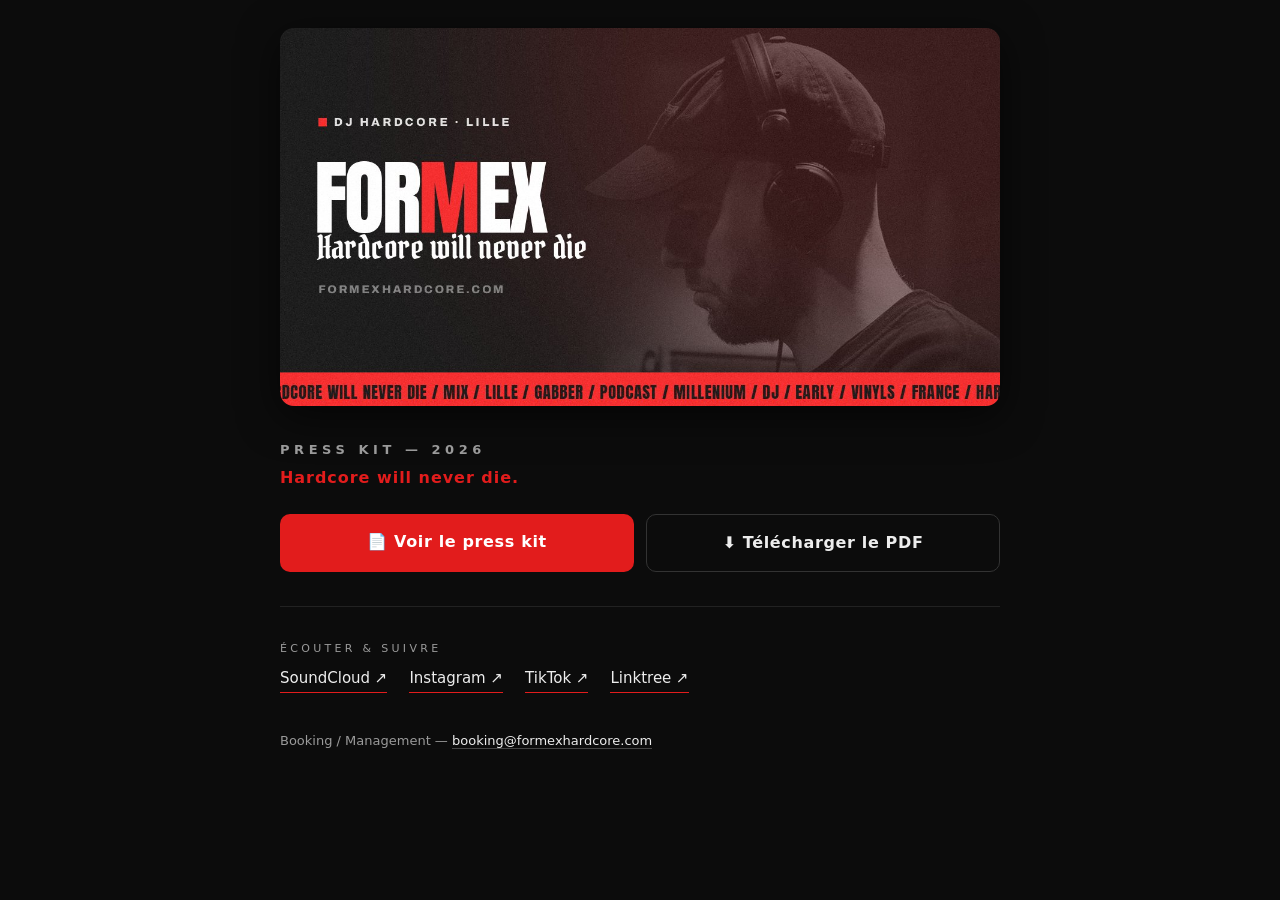
<file: landing-simple.html>
<!DOCTYPE html>
<html lang="fr">
<head>
<meta charset="utf-8">
<meta name="robots" content="noindex, nofollow">
<meta name="viewport" content="width=device-width, initial-scale=1">
<title>FORMEX — Press Kit</title>
<meta name="description" content="FORMEX — DJ Hardcore basé à Lille. Press kit : bios, photos, vidéos, technical rider et contact.">

<!-- ===== APERÇU SOCIAL (Open Graph / Twitter) =====
     IMPORTANT : remplace https://formexhardcore.com par TON URL finale
     (2 endroits : og:url et og:image, + twitter:image) si ton site Netlify a un autre nom. -->
<meta property="og:type" content="website">
<meta property="og:site_name" content="FORMEX">
<meta property="og:title" content="FORMEX — DJ Hardcore · Press Kit">
<meta property="og:description" content="Bios, photos, vidéos, technical rider et contact. Hardcore will never die.">
<meta property="og:url" content="https://formexhardcore.com/">
<meta property="og:image" content="https://formexhardcore.com/og.jpg">
<meta property="og:image:width" content="1200">
<meta property="og:image:height" content="630">
<meta name="twitter:card" content="summary_large_image">
<meta name="twitter:title" content="FORMEX — DJ Hardcore · Press Kit">
<meta name="twitter:description" content="Bios, photos, vidéos, technical rider et contact. Hardcore will never die.">
<meta name="twitter:image" content="https://formexhardcore.com/og.jpg">

<style>
  :root { --bg:#0c0c0c; --fg:#ededed; --muted:#9a9a9a; --red:#e21c1c; }
  * { box-sizing:border-box; }
  body { margin:0; background:var(--bg); color:var(--fg);
         font-family:'Segoe UI',system-ui,-apple-system,Roboto,Helvetica,Arial,sans-serif;
         -webkit-font-smoothing:antialiased; line-height:1.5; }
  .wrap { max-width:760px; margin:0 auto; padding:28px 20px 60px; }
  .hero { width:100%; border-radius:14px; display:block; box-shadow:0 10px 40px rgba(0,0,0,.6); }
  h1 { font-size:13px; letter-spacing:.35em; color:var(--muted); font-weight:600;
       text-transform:uppercase; margin:34px 0 6px; }
  .tag { color:var(--red); font-weight:700; letter-spacing:.06em; margin:0 0 24px; }
  .btns { display:flex; flex-wrap:wrap; gap:12px; margin:24px 0 8px; }
  .btn { flex:1 1 220px; text-align:center; text-decoration:none; padding:16px 20px;
         border-radius:10px; font-weight:700; letter-spacing:.04em; font-size:16px; }
  .btn-primary { background:var(--red); color:#fff; }
  .btn-ghost { border:1px solid #333; color:var(--fg); }
  .btn:hover { opacity:.88; }
  .sep { height:1px; background:#222; margin:34px 0; }
  .lbl { font-size:11px; letter-spacing:.3em; color:var(--muted); text-transform:uppercase; margin-bottom:10px; }
  .links { display:flex; flex-wrap:wrap; gap:10px 22px; }
  .links a { color:var(--fg); text-decoration:none; border-bottom:1px solid var(--red); padding-bottom:2px; font-size:15px; }
  .links a:hover { color:var(--red); }
  .foot { margin-top:38px; color:var(--muted); font-size:13px; }
  .foot a { color:var(--fg); text-decoration:none; border-bottom:1px solid #444; }
</style>
</head>
<body>
  <div class="wrap">
    <img class="hero" src="og.jpg" alt="FORMEX — DJ Hardcore">

    <h1>Press Kit — 2026</h1>
    <p class="tag">Hardcore will never die.</p>

    <div class="btns">
      <a class="btn btn-primary" href="FORMEX_Presskit_2026.pdf" target="_blank" rel="noopener">📄 Voir le press kit</a>
      <a class="btn btn-ghost" href="FORMEX_Presskit_2026.pdf" download>⬇ Télécharger le PDF</a>
    </div>

    <div class="sep"></div>

    <div class="lbl">Écouter & suivre</div>
    <div class="links">
      <a href="https://soundcloud.com/formex" target="_blank" rel="noopener">SoundCloud ↗</a>
      <a href="https://www.instagram.com/formex____/" target="_blank" rel="noopener">Instagram ↗</a>
      <a href="https://www.tiktok.com/@formex____" target="_blank" rel="noopener">TikTok ↗</a>
      <a href="https://linktr.ee/formex____" target="_blank" rel="noopener">Linktree ↗</a>
    </div>

    <div class="foot">
      Booking / Management — <a href="mailto:booking@formexhardcore.com">booking@formexhardcore.com</a>
    </div>
  </div>
</body>
</html>
</file>
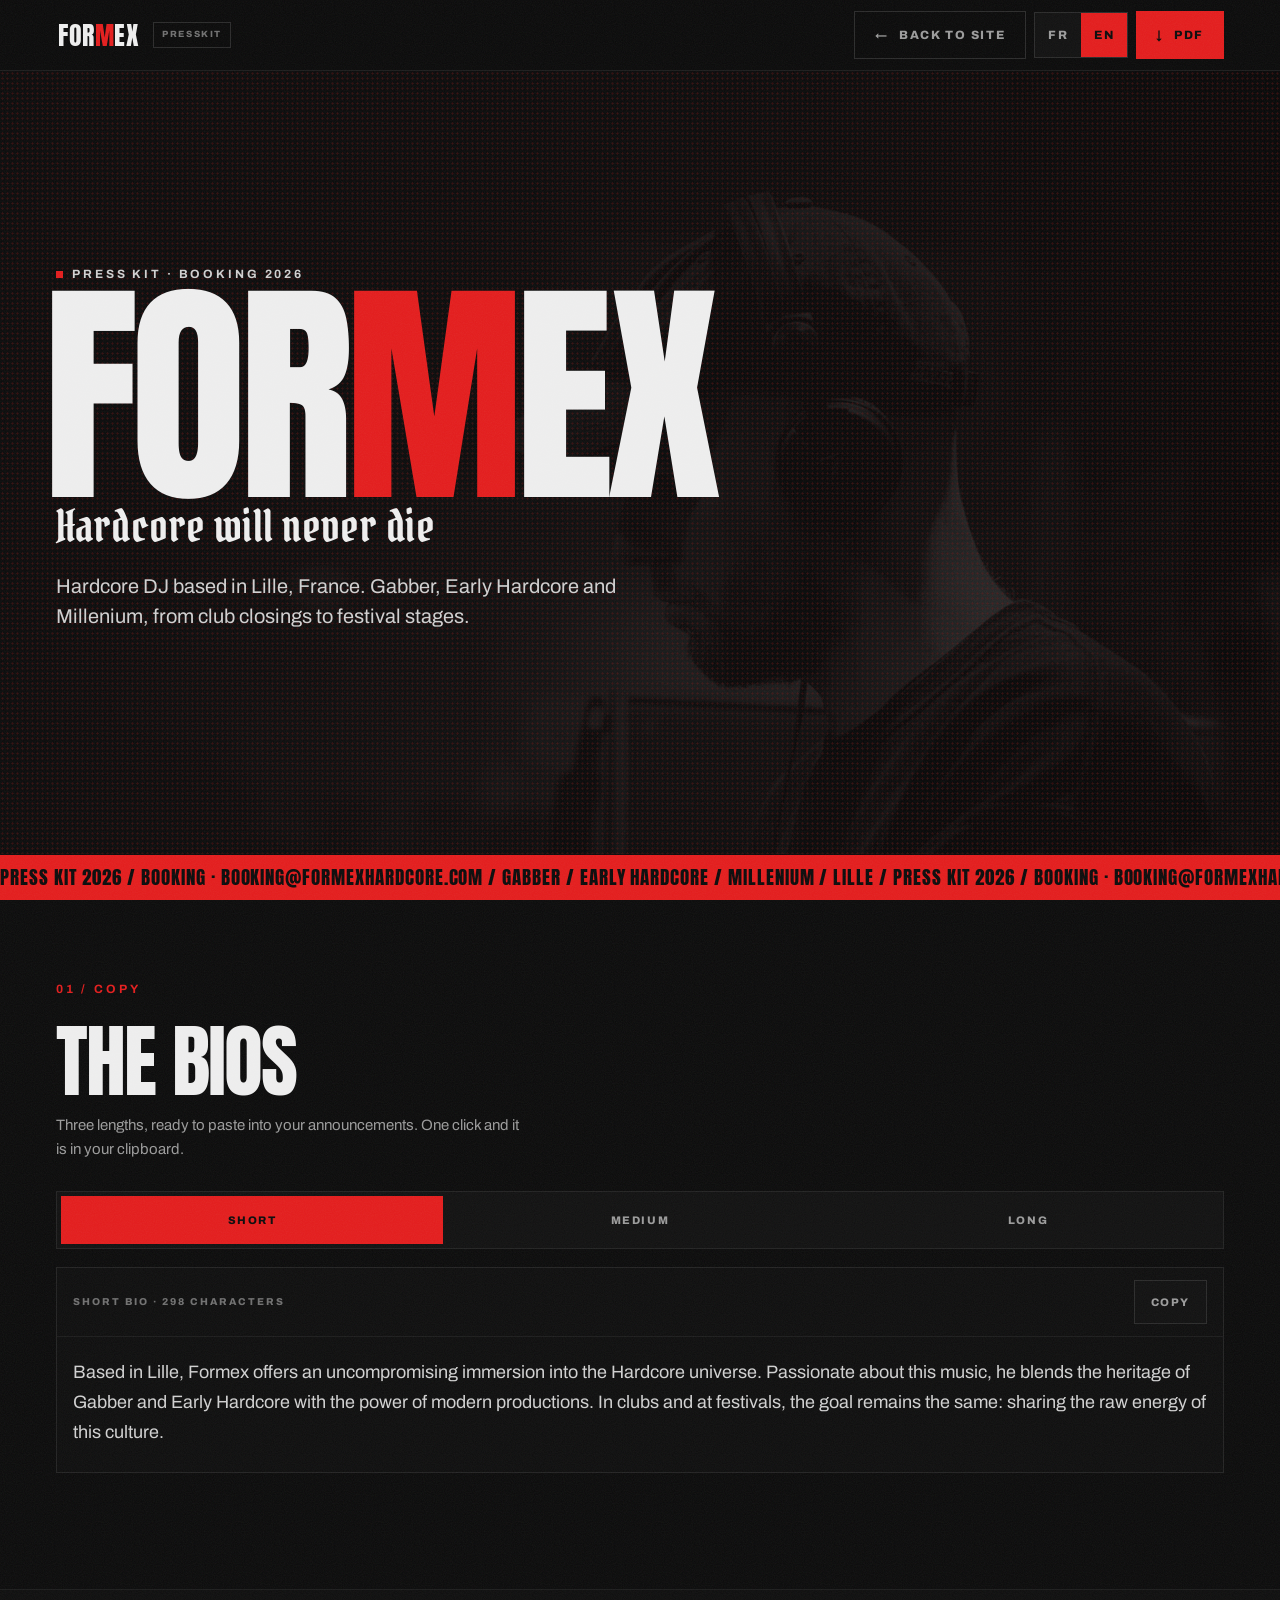
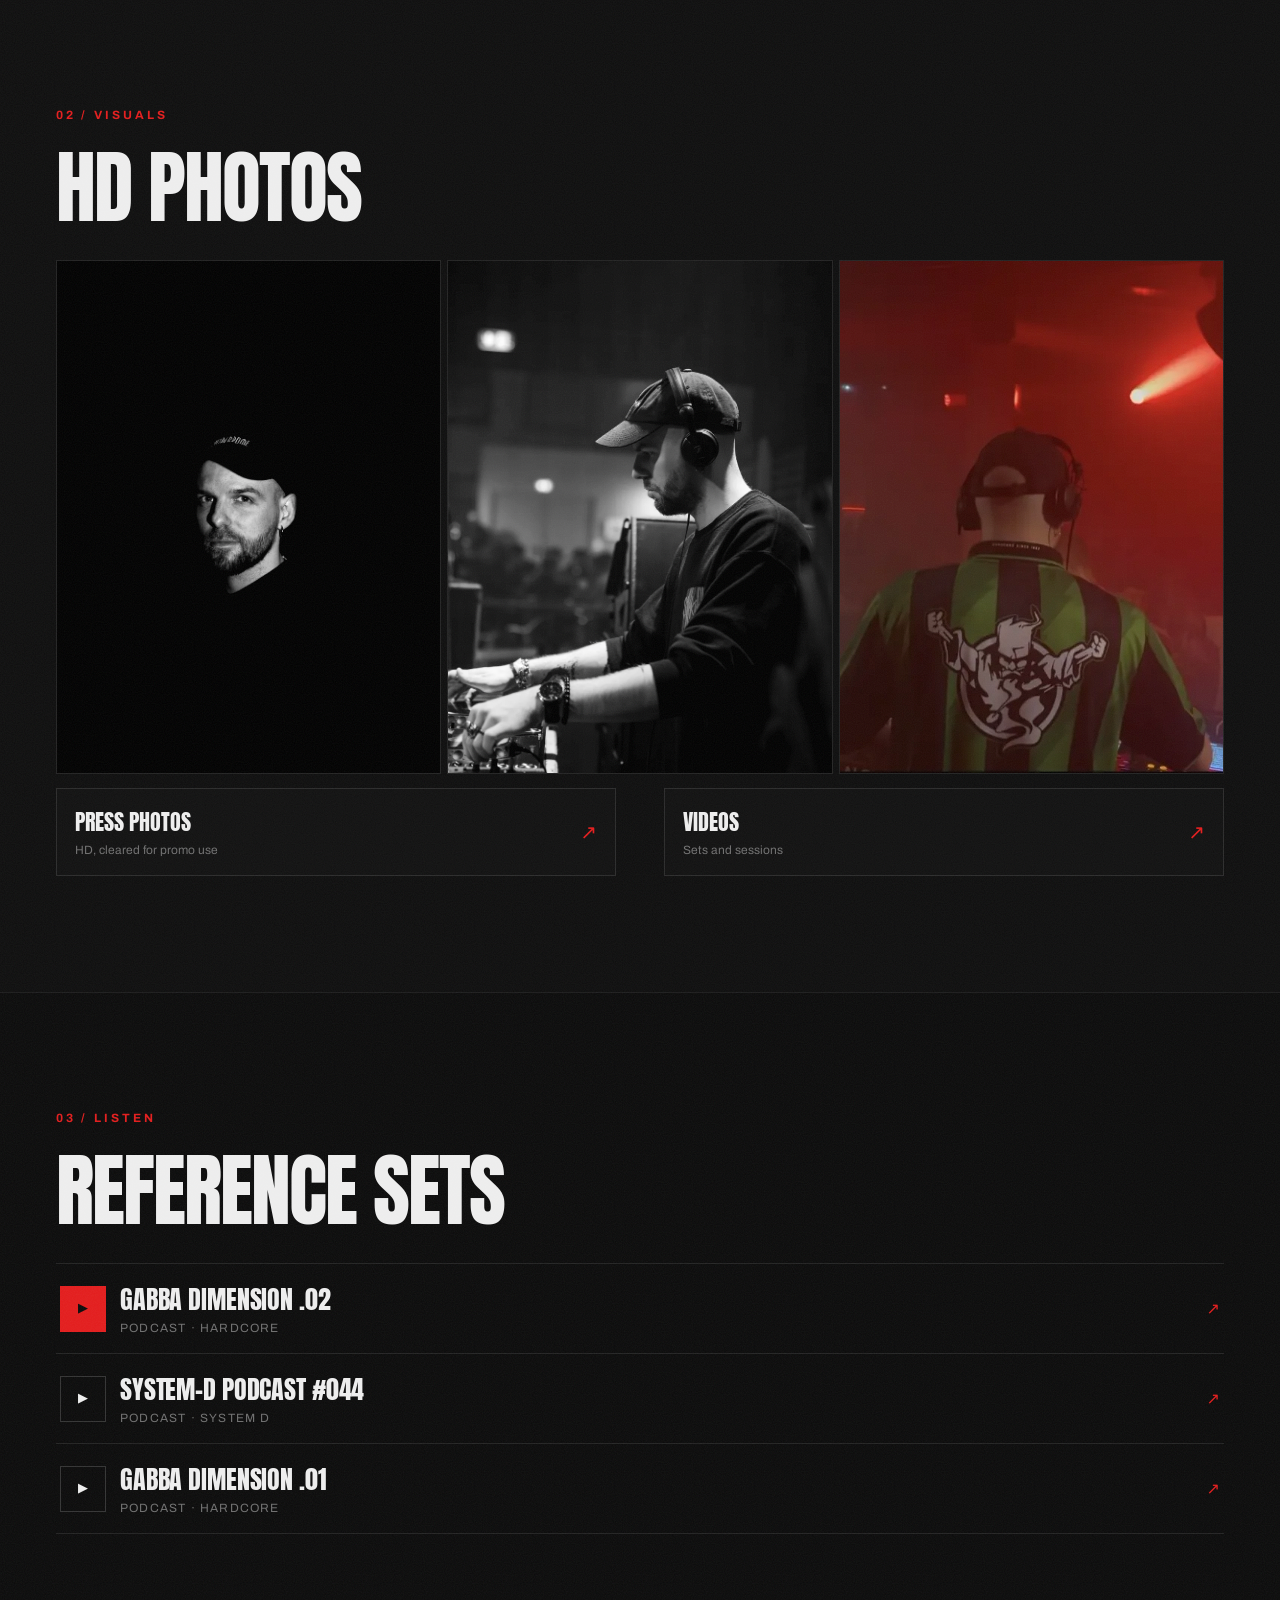
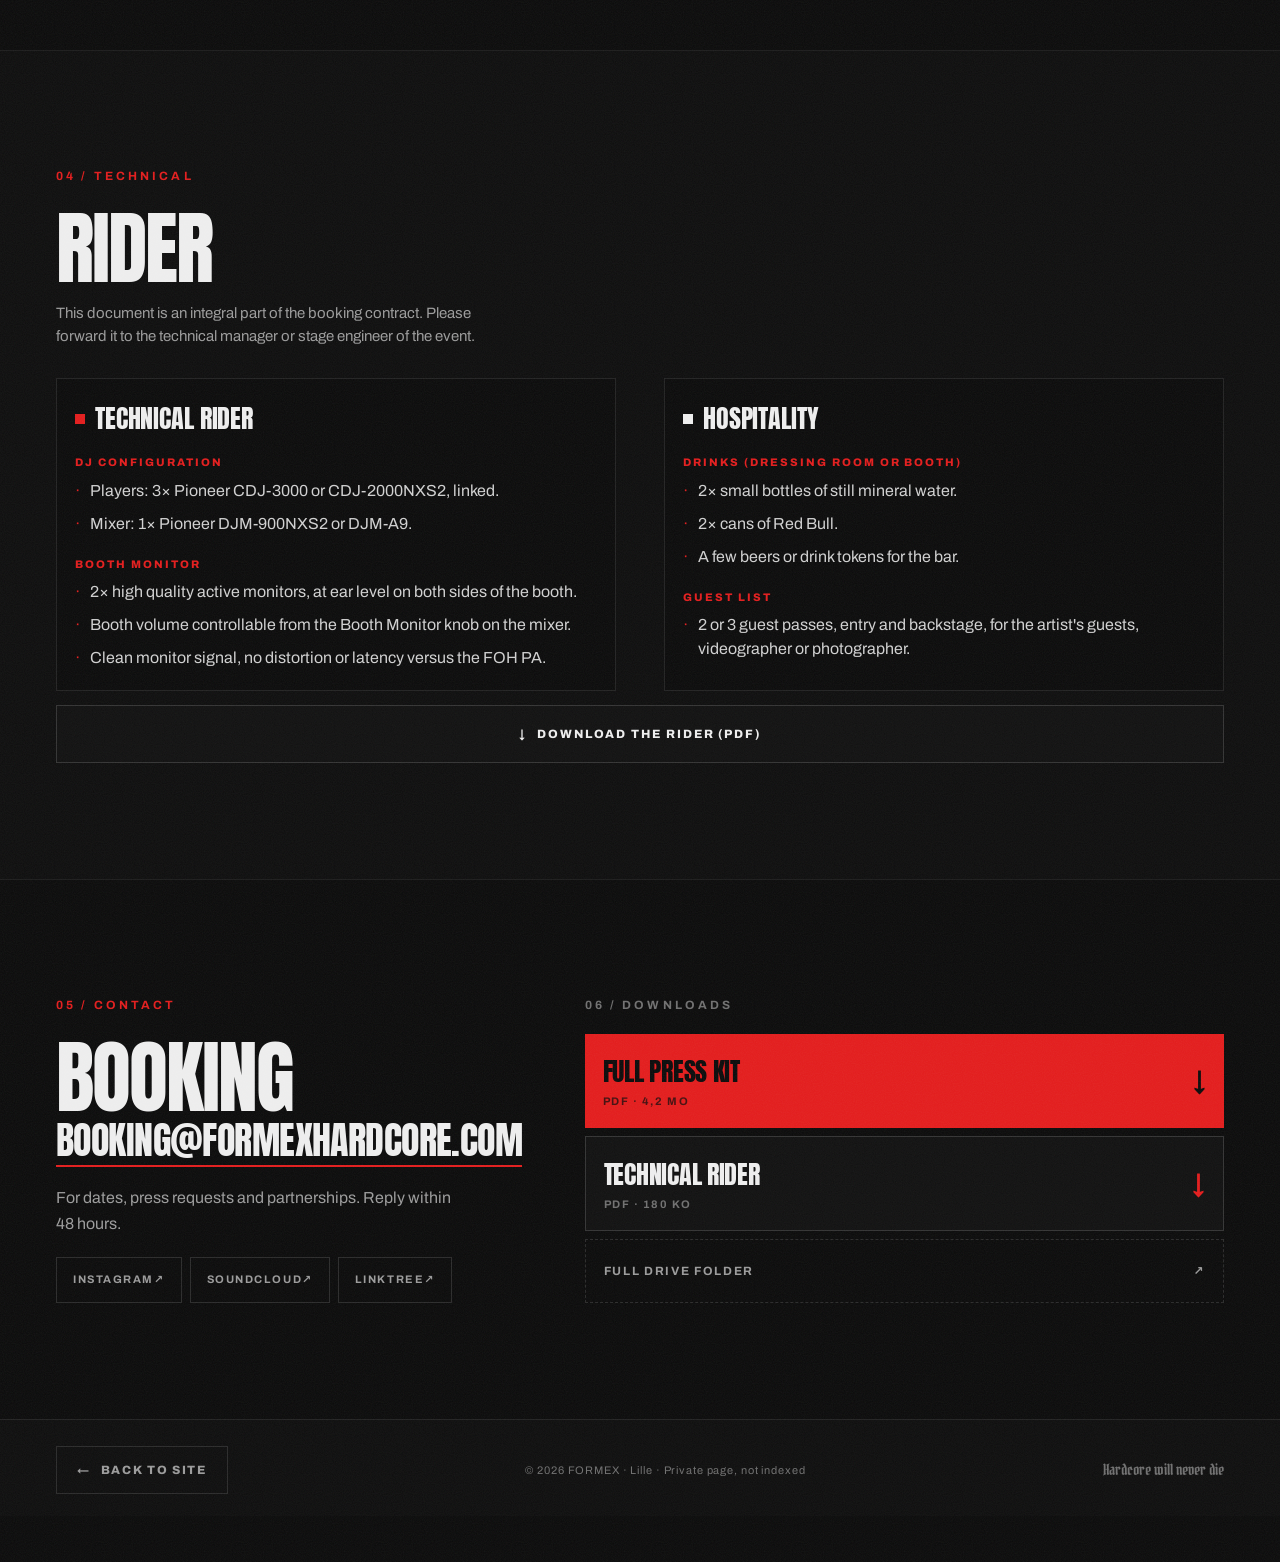
<file: presskit.html>
<!DOCTYPE html>
<html lang="fr">
<head>
<meta charset="utf-8">
<meta name="viewport" content="width=device-width, initial-scale=1">
<title>FORMEX · Press kit 2026</title>
<meta name="description" content="Press kit FORMEX 2026. Bios, photos HD, sets de référence, rider technique et contact booking.">
<meta name="theme-color" content="#0a0a0a">

<meta name="robots" content="noindex, nofollow">

<link rel="icon" href="/favicon.ico" sizes="any">
<link rel="icon" type="image/png" href="/favicon.png">
<link rel="apple-touch-icon" href="/apple-touch-icon.png">

<meta property="og:type" content="website">
<meta property="og:site_name" content="FORMEX">
<meta property="og:locale" content="fr_FR">
<meta property="og:title" content="FORMEX · Press kit 2026">
<meta property="og:description" content="Bios, photos HD, sets de référence, rider technique et contact booking.">
<meta property="og:url" content="https://formexhardcore.com/presskit">
<meta property="og:image" content="https://formexhardcore.com/og-presskit.jpg?v=4846fd1577">
<meta property="og:image:width" content="1200">
<meta property="og:image:height" content="630">
<meta name="twitter:card" content="summary_large_image">
<meta name="twitter:title" content="FORMEX · Press kit 2026">
<meta name="twitter:description" content="Bios, photos HD, sets de référence, rider technique et contact booking.">
<meta name="twitter:image" content="https://formexhardcore.com/og-presskit.jpg?v=4846fd1577">

<link rel="preconnect" href="https://fonts.googleapis.com">
<link rel="preconnect" href="https://fonts.gstatic.com" crossorigin>
<link href="https://fonts.googleapis.com/css2?family=Anton&family=Archivo:wght@400;500;600;700;800&family=Pirata+One&display=swap" rel="stylesheet">

<link rel="stylesheet" href="/assets/css/style.css">
<script>if(!(window.CSS&&CSS.supports&&CSS.supports('animation-timeline','view()'))){document.documentElement.className+=' no-vt';}</script>
</head>

<body class="is-press">
<div class="page">

  <div class="grain" aria-hidden="true"></div>

  <header class="bar">
    <div class="bar__left">
      <a class="bar__logo" href="/">FOR<em>M</em>EX</a>
      <span class="bar__tag">Presskit</span>
    </div>

    <div class="bar__right">
      <a class="btn btn--quiet only-desk" href="/">
        <span aria-hidden="true">←</span><span data-i18n="backSite">Retour au site</span>
      </a>

      <div class="lang" role="group" aria-label="Langue">
        <button type="button" data-lang="fr" aria-pressed="true">FR</button>
        <button type="button" data-lang="en" aria-pressed="false">EN</button>
      </div>

      <a class="btn btn--primary" href="https://presskit.formexhardcore.com" target="_blank" rel="noopener">
        <span aria-hidden="true">↓</span><span>PDF</span>
      </a>
    </div>
  </header>

  <section class="hero hero--press">
    <div class="hero__bg hero__bg--press" aria-hidden="true">
      <div class="hero__shot"></div>
      <div class="hero__slant"></div>
      <div class="hero__dots"></div>
    </div>

    <div class="hero__body">
      <p class="hero__kick--press">
        <b aria-hidden="true"></b><span data-i18n="kicker">Press kit · Booking 2026</span>
      </p>

      <h1 class="hero__logo hero__logo--press" aria-label="FORMEX">
        <span aria-hidden="true">F</span><span aria-hidden="true">O</span><span aria-hidden="true">R</span><em aria-hidden="true"><span>M</span></em><span aria-hidden="true">E</span><span aria-hidden="true">X</span>
      </h1>

      <p class="hero__sig hero__sig--press">Hardcore will never die</p>

      <p class="hero__pos" data-i18n="position">DJ Hardcore basé à Lille. Gabber, Early Hardcore et Millenium, du closing de club aux scènes de festival.</p>

      <a class="btn btn--ghost hero__back only-mob" href="/">
        <span data-i18n="backSite">Retour au site</span><span aria-hidden="true">→</span>
      </a>
    </div>
  </section>

  <section class="section section--press" id="bios">
    <div class="wrap">
      <div class="section-head rv">
        <p class="eyebrow">01 / <span data-i18n="lblBios">Textes</span></p>
        <h2 class="section-title section-title--press" data-i18n="t1">Les bios</h2>
        <p class="section-note" data-i18n="biosNote"></p>
      </div>

      <div class="tabs" role="tablist">
        <button class="tab" type="button" role="tab" aria-selected="true"  data-bio="0" data-i18n="bioS">Courte</button>
        <button class="tab" type="button" role="tab" aria-selected="false" data-bio="1" data-i18n="bioM">Moyenne</button>
        <button class="tab" type="button" role="tab" aria-selected="false" data-bio="2" data-i18n="bioL">Longue</button>
      </div>

      <div class="biobox">
        <div class="biobox__bar">
          <span class="biobox__meta" id="bio-meta"></span>
          <button class="copy" type="button" id="bio-copy" data-i18n="copyIdle">Copier</button>
        </div>
        <p class="biobox__text" id="bio-text"></p>
      </div>
    </div>
  </section>

  <section class="section section--press section--alt section--ruled" id="visuels">
    <div class="wrap">
      <div class="section-head rv">
        <p class="eyebrow">02 / <span data-i18n="lblVisuals">Visuels</span></p>
        <h2 class="section-title section-title--press" data-i18n="t2">Photos HD</h2>
      </div>

      <div class="shots">
        <div class="shot"><picture>
          <source type="image/webp" sizes="(min-width: 900px) 421px, 30vw"
                  srcset="/assets/img/portrait-400.webp 400w, /assets/img/portrait-800.webp 800w">
          <img alt="Portrait de FORMEX, DJ Hardcore à Lille" src="/assets/img/portrait-800.jpg" sizes="(min-width: 900px) 421px, 30vw"
               srcset="/assets/img/portrait-400.jpg 400w, /assets/img/portrait-800.jpg 800w"
               loading="lazy" width="800" height="1200" draggable="false">
        </picture></div>
        <div class="shot"><picture>
          <source type="image/webp" sizes="(min-width: 900px) 421px, 30vw"
                  srcset="/assets/img/booth-400.webp 400w, /assets/img/booth-800.webp 800w">
          <img alt="FORMEX en cabine, set Hardcore" src="/assets/img/booth-800.jpg" sizes="(min-width: 900px) 421px, 30vw"
               srcset="/assets/img/booth-400.jpg 400w, /assets/img/booth-800.jpg 800w"
               loading="lazy" width="800" height="1198" draggable="false">
        </picture></div>
        <div class="shot shot--color"><picture>
          <source type="image/webp" sizes="(min-width: 900px) 421px, 30vw"
                  srcset="/assets/img/club-red-400.webp 400w, /assets/img/club-red-800.webp 800w">
          <img alt="FORMEX en club sous les lumières rouges" src="/assets/img/club-red-800.jpg" sizes="(min-width: 900px) 421px, 30vw"
               srcset="/assets/img/club-red-400.jpg 400w, /assets/img/club-red-800.jpg 800w"
               loading="lazy" width="800" height="682" draggable="false">
        </picture></div>
      </div>

      <div class="drives">
        <a class="drive" href="https://drive.google.com/drive/folders/1WF5FR9cuhPSr26zrIOFO7fF9dbhw3KL9" target="_blank" rel="noopener">
          <span>
            <span class="drive__name" data-i18n="phHd">Photos presse</span>
            <span class="drive__sub" data-i18n="phHdSub">HD, libres de droits pour la promo</span>
          </span>
          <span class="drive__go" aria-hidden="true">↗</span>
        </a>
        <a class="drive" href="https://drive.google.com/drive/folders/1WLvMDOOZc5NwqjD44wU5R9X8FrUB6H6z" target="_blank" rel="noopener">
          <span>
            <span class="drive__name" data-i18n="phVid">Vidéos</span>
            <span class="drive__sub" data-i18n="phVidSub">Sets et sessions</span>
          </span>
          <span class="drive__go" aria-hidden="true">↗</span>
        </a>
      </div>
    </div>
  </section>

  <section class="section section--press section--ruled" id="sets">
    <div class="wrap">
      <div class="section-head rv">
        <p class="eyebrow">03 / <span data-i18n="lblSets">Écoute</span></p>
        <h2 class="section-title section-title--press" data-i18n="t3">Sets de référence</h2>
      </div>

      <div class="pksets">
        <a class="pkset pkset--lead rv" href="https://soundcloud.com/formex/gabba-dimension-2" target="_blank" rel="noopener">
          <span class="pkset__play" aria-hidden="true">&#9654;</span>
          <span class="pkset__body">
            <span class="pkset__title">Gabba Dimension .02</span>
            <span class="pkset__type">Podcast · Hardcore</span>
          </span>
          <span class="pkset__go" aria-hidden="true">↗</span>
        </a>
        <a class="pkset rv" href="https://soundcloud.com/user-system-d/system-d-podcast-044-formex" target="_blank" rel="noopener">
          <span class="pkset__play" aria-hidden="true">&#9654;</span>
          <span class="pkset__body">
            <span class="pkset__title">System-D Podcast #044</span>
            <span class="pkset__type">Podcast · System D</span>
          </span>
          <span class="pkset__go" aria-hidden="true">↗</span>
        </a>
        <a class="pkset rv" href="https://soundcloud.com/formex/gabba-dimension" target="_blank" rel="noopener">
          <span class="pkset__play" aria-hidden="true">&#9654;</span>
          <span class="pkset__body">
            <span class="pkset__title">Gabba Dimension .01</span>
            <span class="pkset__type">Podcast · Hardcore</span>
          </span>
          <span class="pkset__go" aria-hidden="true">↗</span>
        </a>
      </div>
    </div>
  </section>

  <section class="section section--press section--alt section--ruled" id="rider">
    <div class="wrap">
      <div class="section-head rv">
        <p class="eyebrow">04 / <span data-i18n="lblRider">Technique</span></p>
        <h2 class="section-title section-title--press" data-i18n="t4">Rider</h2>
        <p class="section-note" data-i18n="riderIntro"></p>
      </div>

      <div class="rider">
        <div class="card rv">
          <h3 class="card__title"><i aria-hidden="true"></i><span data-i18n="rTech">Fiche technique</span></h3>

          <p class="card__lbl" data-i18n="rConf">Configuration DJ</p>
          <ul class="card__list">
            <li data-i18n="rP1">Lecteurs : 3× Pioneer CDJ-3000 ou CDJ-2000NXS2, reliés en réseau.</li>
            <li data-i18n="rP2">Table de mixage : 1× Pioneer DJM-900NXS2 ou DJM-A9.</li>
          </ul>

          <p class="card__lbl" data-i18n="rBooth">Retours de cabine</p>
          <ul class="card__list">
            <li data-i18n="rB1">2× enceintes de retour actives pro, à hauteur d'oreille de chaque côté de la cabine.</li>
            <li data-i18n="rB2">Volume des retours réglable depuis le bouton Booth Monitor de la table.</li>
            <li data-i18n="rB3">Signal de retour propre, sans distorsion ni retard par rapport à la façade.</li>
          </ul>
        </div>

        <div class="card rv">
          <h3 class="card__title card__title--alt"><i aria-hidden="true"></i><span data-i18n="rHosp">Hospitalité</span></h3>

          <p class="card__lbl" data-i18n="rDrinks">Boissons (loge ou cabine)</p>
          <ul class="card__list">
            <li data-i18n="rD1">2× petites bouteilles d'eau minérale plate.</li>
            <li data-i18n="rD2">2× canettes de Red Bull.</li>
            <li data-i18n="rD3">Quelques bières ou tickets boisson pour le bar.</li>
          </ul>

          <p class="card__lbl" data-i18n="rGuest">Invitations</p>
          <ul class="card__list">
            <li data-i18n="rG1">2 ou 3 accès guestlist, entrée et backstage, pour les accompagnateurs, vidéaste ou photographe.</li>
          </ul>
        </div>
      </div>

      <a class="btn rider__dl" href="https://rider.formexhardcore.com" target="_blank" rel="noopener">
        <span aria-hidden="true">↓</span><span data-i18n="riderDl">Télécharger le rider (PDF)</span>
      </a>
    </div>
  </section>

  <section class="section section--press section--ruled" id="contact">
    <div class="wrap contact">
      <div class="rv">
        <p class="eyebrow">05 / <span data-i18n="lblContact">Contact</span></p>
        <h2 class="section-title section-title--press" data-i18n="t5">Booking</h2>
        <a class="contact__mail" href="mailto:booking@formexhardcore.com">booking@formexhardcore.com</a>
        <p class="contact__note" data-i18n="contactNote">Pour les dates, les demandes presse et les partenariats. Réponse sous 48 h.</p>
        <div class="contact__links">
          <a href="https://www.instagram.com/formex____/" target="_blank" rel="noopener">Instagram <span aria-hidden="true">↗</span></a>
          <a href="https://soundcloud.com/formex" target="_blank" rel="noopener">SoundCloud <span aria-hidden="true">↗</span></a>
          <a href="https://linktr.ee/formex____" target="_blank" rel="noopener">Linktree <span aria-hidden="true">↗</span></a>
        </div>
      </div>

      <div class="rv">
        <p class="eyebrow eyebrow--muted">06 / <span data-i18n="lblDl">Téléchargements</span></p>
        <div class="dls">
          <a class="dl dl--main" href="https://presskit.formexhardcore.com" target="_blank" rel="noopener">
            <span>
              <span class="dl__name" data-i18n="dl1">Press kit complet</span>
              <span class="dl__sub">PDF · 4,2 Mo</span>
            </span>
            <span class="dl__go" aria-hidden="true">↓</span>
          </a>
          <a class="dl dl--alt" href="https://rider.formexhardcore.com" target="_blank" rel="noopener">
            <span>
              <span class="dl__name" data-i18n="dl2">Rider technique</span>
              <span class="dl__sub">PDF · 180 Ko</span>
            </span>
            <span class="dl__go" aria-hidden="true">↓</span>
          </a>
          <a class="dl dl--drive" href="https://drive.google.com/drive/folders/1n0tF7pdhoMCVUUCwPN6-a4u6vTp_bjTi" target="_blank" rel="noopener">
            <span data-i18n="dl3">Dossier complet Drive</span>
            <span aria-hidden="true">↗</span>
          </a>
        </div>
      </div>
    </div>
  </section>

  <footer class="foot foot--press">
    <div class="wrap foot__row">
      <a class="btn btn--quiet" href="/">
        <span aria-hidden="true">←</span><span data-i18n="backSite">Retour au site</span>
      </a>
      <span class="foot__copy">© <span data-year>2026</span> FORMEX · Lille · <span data-i18n="noindex">Page privée, non indexée</span></span>
      <span class="foot__sig">Hardcore will never die</span>
    </div>
  </footer>

  <div class="marquee marquee--press" aria-hidden="true" data-marquee="PRESS KIT 2026 / BOOKING · BOOKING@FORMEXHARDCORE.COM / GABBER / EARLY HARDCORE / MILLENIUM / LILLE">
    <div class="marquee__track">
      <span>PRESS KIT 2026 / BOOKING · BOOKING@FORMEXHARDCORE.COM / GABBER / EARLY HARDCORE / MILLENIUM / LILLE / PRESS KIT 2026 / BOOKING · BOOKING@FORMEXHARDCORE.COM / GABBER / EARLY HARDCORE / MILLENIUM / LILLE / PRESS KIT 2026 / BOOKING · BOOKING@FORMEXHARDCORE.COM / GABBER / EARLY HARDCORE / MILLENIUM / LILLE / </span>
      <span>PRESS KIT 2026 / BOOKING · BOOKING@FORMEXHARDCORE.COM / GABBER / EARLY HARDCORE / MILLENIUM / LILLE / PRESS KIT 2026 / BOOKING · BOOKING@FORMEXHARDCORE.COM / GABBER / EARLY HARDCORE / MILLENIUM / LILLE / PRESS KIT 2026 / BOOKING · BOOKING@FORMEXHARDCORE.COM / GABBER / EARLY HARDCORE / MILLENIUM / LILLE / </span>
    </div>
  </div>

</div>

<script src="/assets/js/main.js" defer></script>
</body>
</html>
</file>
<file: assets/css/style.css>
:root {

  --bg:           #0a0a0a;
  --bg-alt:       #0d0d0d;
  --panel:        #141414;
  --panel-hover:  #111111;
  --control:      #101010;

  --line:         #222222;
  --line-soft:    #2a2a2a;
  --line-strong:  #333333;
  --line-head:    #1c1c1c;
  --line-menu:    #171717;

  --red:          #e21c1c;
  --red-dark:     #b31515;

  --fg:           #ededed;
  --fg-2:         #cfcfcf;
  --fg-3:         #9a9a9a;
  --fg-4:         #6f6f6f;
  --fg-5:         #4a4a4a;

  --head: 'Anton', Impact, 'Arial Narrow Bold', sans-serif;
  --body: 'Archivo', system-ui, -apple-system, 'Segoe UI', Roboto, Arial, sans-serif;
  --goth: 'Pirata One', 'Times New Roman', serif;

  --fs-logo-hero:   min(clamp(66px, 25.5cqi, 340px), 24svh);
  --fs-logo-press:  clamp(56px, 21cqi, 240px);
  --fs-goth-hero:   min(clamp(26px, 8.4cqi, 62px), 9svh);
  --fs-title:       clamp(34px, 10.5cqi, 88px);
  --fs-title-press: clamp(32px, 10cqi, 80px);
  --fs-day:         clamp(46px, 14cqi, 92px);
  --fs-venue:       clamp(22px, 6.6cqi, 38px);
  --fs-card:        clamp(17px, 5cqi, 22px);
  --fs-lead:        clamp(15px, 4.2cqi, 19px);
  --fs-body:        clamp(13px, 3.6cqi, 15px);
  --fs-eyebrow:     clamp(10px, 3cqi, 12px);

  --wrap:         1280px;
  --pad-x:        20px;
  --pad-y:        20px;
  --head-h:       65px;

  --ease:         cubic-bezier(0.16, 0.84, 0.24, 1);
  --t-micro:      200ms;
  --t-hover:      250ms;
  --t-reveal:     850ms;
}

@media (min-width: 900px) {
  :root {
    --pad-x: 56px;
    --pad-y: 45px;
  }
}

*,
*::before,
*::after { box-sizing: border-box; }

html {
  margin: 0;
  padding: 0;
  background: var(--bg);
  scroll-behavior: smooth;
}

body {
  margin: 0;
  padding: 0;
  background: var(--bg);
  color: var(--fg);
  font-family: var(--body);
  font-weight: 400;
  line-height: 1.5;
  -webkit-font-smoothing: antialiased;
  -moz-osx-font-smoothing: grayscale;
}

a {
  color: var(--fg);
  text-decoration: none;
  transition: color var(--t-hover) ease;
}
a:hover { color: var(--red); }

button {
  font: inherit;
  color: inherit;
  cursor: pointer;
}

h1, h2, h3, h4, p, ul, ol, figure { margin: 0; }
ul, ol { padding: 0; list-style: none; }

::selection { background: var(--red); color: var(--bg); }

:focus-visible {
  outline: 2px solid var(--red);
  outline-offset: 2px;
}

.gal__item picture,
.shot picture,
.portrait__frame picture { display: contents; }

img {
  display: block;
  max-width: 100%;
  -webkit-user-drag: none;
  user-select: none;
  -webkit-user-select: none;
  -webkit-touch-callout: none;
}

.sr-only {
  position: absolute;
  width: 1px;
  height: 1px;
  padding: 0;
  margin: -1px;
  overflow: hidden;
  clip-path: inset(50%);
  white-space: nowrap;
}

* {
  scrollbar-width: thin;
  scrollbar-color: #2f2f2f transparent;
}
::-webkit-scrollbar { width: 10px; height: 10px; }
::-webkit-scrollbar-track { background: var(--bg); }
::-webkit-scrollbar-thumb { background: var(--line-soft); border: 2px solid var(--bg); }
::-webkit-scrollbar-thumb:hover { background: var(--red); }
::-webkit-scrollbar-corner { background: var(--bg); }

.grain {
  position: absolute;
  inset: 0;
  z-index: 60;
  pointer-events: none;
  opacity: .07;
  mix-blend-mode: screen;
  background-image: url("data:image/svg+xml,%3Csvg xmlns='http://www.w3.org/2000/svg' width='140' height='140'%3E%3Cfilter id='n'%3E%3CfeTurbulence type='fractalNoise' baseFrequency='0.9' numOctaves='3' stitchTiles='stitch'/%3E%3C/filter%3E%3Crect width='140' height='140' filter='url(%23n)'/%3E%3C/svg%3E");
}

.scanlines {
  background-image: repeating-linear-gradient(180deg, rgba(0, 0, 0, .55) 0 1px, rgba(0, 0, 0, 0) 1px 3px);
}

.page {
  container-type: inline-size;
  position: relative;
  isolation: isolate;
  overflow-x: clip;
  overflow-y: visible;
  height: auto;
  background: var(--bg);
  color: var(--fg);
}

.page.is-locked {
  overflow-y: hidden;
  height: 100svh;
}

.wrap {
  max-width: var(--wrap);
  margin: 0 auto;
}

.section {
  position: relative;
  z-index: 2;
  padding: var(--pad-y) var(--pad-x);
  background: var(--bg);
  scroll-margin-top: var(--head-h);
}

.section--alt { background: var(--bg-alt); }

.section--ruled { border-top: 1px solid var(--line-head); }

.section--press { padding-top: 64px; padding-bottom: 64px; }

@media (min-width: 900px) {
  .section--press { padding-top: 116px; padding-bottom: 116px; }
}

.section-head { margin-bottom: 30px; }

.section-head--split {
  display: flex;
  align-items: flex-end;
  justify-content: space-between;
  gap: 20px;
}

.eyebrow {
  margin: 0 0 20px;
  font-size: var(--fs-eyebrow);
  font-weight: 700;
  letter-spacing: .26em;
  text-transform: uppercase;
  color: var(--red);
}

.eyebrow--muted { color: var(--fg-4); }

.section-title {
  margin: 0;
  font-family: var(--head);
  font-weight: 400;
  font-size: var(--fs-title);
  line-height: 1.08;
  letter-spacing: -.025em;
  text-transform: uppercase;
}

.section-title--press { font-size: var(--fs-title-press); }

.section-note {
  margin: 10px 0 0;
  max-width: 52ch;
  font-size: var(--fs-body);
  line-height: 1.55;
  color: var(--fg-3);
}

.section-aside {
  flex: none;
  padding-bottom: 8px;
  font-size: clamp(10px, 2.8cqi, 12px);
  font-weight: 700;
  letter-spacing: .18em;
  color: var(--fg-4);
}

.btn {
  display: inline-flex;
  align-items: center;
  justify-content: center;
  gap: 10px;
  min-height: 48px;
  padding: 0 20px;
  border: 0;
  background: none;
  font-family: var(--body);
  font-size: 12px;
  font-weight: 800;
  line-height: 1;
  letter-spacing: .14em;
  text-transform: uppercase;
  white-space: nowrap;
  transition:
    background var(--t-micro) ease,
    border-color var(--t-micro) ease,
    color var(--t-micro) ease,
    transform var(--t-micro) var(--ease),
    box-shadow var(--t-micro) ease;
}

.btn--primary {
  background: var(--red);
  color: var(--bg);
}
.btn--primary:hover {
  background: var(--fg);
  color: var(--bg);
  transform: translateY(-3px);
}
.btn--primary:active { background: var(--red-dark); }

.btn--ghost {
  border: 1px solid var(--line-strong);
  background: rgba(20, 20, 20, .6);
  color: var(--fg);
}
.btn--ghost:hover {
  border-color: var(--fg);
  background: var(--panel);
  color: var(--fg);
  transform: translateY(-3px);
}

.btn--quiet {
  border: 1px solid var(--line-soft);
  color: var(--fg-3);
}
.btn--quiet:hover {
  border-color: var(--line-strong);
  color: var(--fg);
}

.btn--invert:hover {
  background: var(--fg);
  border-color: var(--fg);
  color: var(--bg);
}

.btn--split { justify-content: space-between; }
.btn--block { width: 100%; }

.hero {
  position: relative;
  min-height: calc(100svh - var(--head-h));
  display: flex;
  flex-direction: column;
  justify-content: flex-end;
  padding: 28px var(--pad-x) 72px;
  overflow: hidden;
}

.hero__bg {
  position: absolute;
  inset: 0;
  z-index: 0;
  overflow: hidden;
}

.hero__bg > * {
  position: absolute;
  inset: 0;
}

.hero > *:not(.hero__bg):not(.snd) {
  position: relative;
  z-index: 1;
}

.snd {
  display: flex;
  align-items: center;
  justify-content: center;
  width: 48px;
  height: 48px;
  flex: none;
  padding: 0;
  border: 1px solid var(--line-strong);
  background: rgba(20, 20, 20, .6);
  backdrop-filter: blur(6px);
  -webkit-backdrop-filter: blur(6px);
  color: var(--fg-3);
  transition: border-color var(--t-micro) ease, background var(--t-micro) ease, color var(--t-micro) ease;
}

.snd[hidden] { display: none !important; }
.snd:hover { border-color: var(--red); background: var(--panel); color: var(--fg); }

.snd--bar {
  display: none;
  width: 46px;
  height: 44px;
  background: var(--control);
  border-color: var(--line-soft);
  backdrop-filter: none;
  -webkit-backdrop-filter: none;
}

.snd--float {
  display: none;
  position: fixed;
  right: 10px;
  bottom: calc(var(--mq-h, 52px) + 14px);
  z-index: 46;
}

@media (max-width: 899px) { .snd--bar   { display: flex; } }
@media (min-width: 900px) { .snd--float { display: flex; } }

body.is-over .snd--float { display: none !important; }

.snd__mute .snd__slash { stroke: var(--red); }
.snd[aria-pressed="true"] .snd__mute { display: none; }

.snd__wave {
  display: flex;
  align-items: center;
  gap: 3px;
  height: 18px;
}

.snd__wave i {
  display: block;
  width: 3px;
  background: var(--red);
  transform-origin: center;
  animation: fx-bar 1.2s ease-in-out infinite;
}

.snd__wave i:nth-child(1) { height: 45%; }
.snd__wave i:nth-child(2) { height: 100%; animation-delay: .12s; }
.snd__wave i:nth-child(3) { height: 65%;  animation-delay: .24s; }

.snd:not([aria-pressed="true"]) .snd__wave { display: none; }
.snd[aria-pressed="true"] { border-color: var(--red); color: var(--fg); }

.hero__poster,
.hero__video {
  width: 100%;
  height: 100%;
  object-fit: cover;
  object-position: 50% 42%;
  filter: grayscale(.35) contrast(1.18) brightness(.72);
}

.hero__poster img {
  width: 100%;
  height: 100%;
  object-fit: cover;
  object-position: inherit;
}

.hero__video {
  opacity: 0;
  transition: opacity 600ms ease;
  animation: fx-ken 22s ease-in-out infinite alternate;
}

.hero__video.is-on { opacity: 1; }

.hero__fade {
  background: linear-gradient(180deg,
    rgba(10, 10, 10, .72) 0%,
    rgba(10, 10, 10, .18) 34%,
    rgba(10, 10, 10, .86) 76%,
    var(--bg) 100%);
}

.hero__scan { opacity: .5; }

.hero__halo {
  mix-blend-mode: overlay;
  opacity: .35;
  background: radial-gradient(120% 80% at 50% 30%, rgba(226, 28, 28, .55), transparent 70%);
}

.hero__kick {
  display: flex;
  align-items: center;
  gap: 10px;
  margin-bottom: auto;
}

.hero__dot {
  width: 8px;
  height: 8px;
  background: var(--red);
  animation: fx-dot 1.6s linear infinite;
}

.hero__kick span:last-child {
  font-size: clamp(10px, 2.9cqi, 12px);
  font-weight: 700;
  letter-spacing: .26em;
  text-transform: uppercase;
  color: var(--fg-2);
}

.hero__logo {
  display: flex;
  flex-wrap: nowrap;
  margin: 0 0 4px;
  margin-left: -.055em;
  font-family: var(--head);
  font-weight: 400;
  font-size: var(--fs-logo-hero);
  line-height: .82;
  letter-spacing: -.035em;
  text-transform: uppercase;
}

.hero__logo em { font-style: normal; color: var(--red); }

.hero__logo > * {
  display: inline-block;
  animation: fx-letter .8s var(--ease) both;
}

.hero__logo > *:nth-child(1) { animation-delay: .05s; }
.hero__logo > *:nth-child(2) { animation-delay: .12s; }
.hero__logo > *:nth-child(3) { animation-delay: .19s; }
.hero__logo > *:nth-child(4) { animation-delay: .26s; }
.hero__logo > *:nth-child(5) { animation-delay: .33s; }
.hero__logo > *:nth-child(6) { animation-delay: .40s; }

.hero__sig {
  animation: fx-in 1s ease .6s both;
  margin: 0 0 14px;
  font-family: var(--goth);
  font-size: var(--fs-goth-hero);
  line-height: 1;
  letter-spacing: .01em;
  color: var(--fg);
}

.hero__sub {
  animation: fx-in 1s ease .75s both;
  margin: 0 0 22px;
  max-width: 46ch;
  font-size: clamp(14px, 4cqi, 17px);
  line-height: 1.5;
  color: var(--fg-3);
  text-wrap: pretty;
}

.hero__cta {
  animation: fx-in 1s ease .9s both;
  display: flex;
  flex-direction: column;
  gap: 10px;
}

.hero__cta .btn {
  min-height: 54px;
  padding: 0 26px;
  font-size: clamp(13px, 3.6cqi, 14px);
  letter-spacing: .16em;
}

.hero__cta .btn--primary:hover { box-shadow: 6px 6px 0 var(--red); }

.hero__cue {
  margin-top: 26px;
  display: flex;
  align-items: center;
  gap: 10px;
  color: var(--fg-4);
}

.hero__cue span:first-child {
  font-size: 10px;
  font-weight: 700;
  letter-spacing: .24em;
  text-transform: uppercase;
}

.hero__cue i {
  display: inline-block;
  width: 1px;
  height: 26px;
  background: linear-gradient(180deg, var(--red), transparent);
  animation: fx-cue 1.8s ease-in-out infinite;
}

.hero__kick--press {
  display: inline-flex;
  align-items: center;
  gap: 9px;
  margin: 0 0 12px;
  font-size: clamp(10px, 2.9cqi, 12px);
  font-weight: 700;
  letter-spacing: .24em;
  text-transform: uppercase;
  color: var(--fg-2);
}

.hero__kick--press b { width: 7px; height: 7px; background: var(--red); }

@media (min-width: 900px) {
  .hero__cta { flex-direction: row; align-items: center; }
}

.hero--press {
  min-height: calc(100svh - var(--head-h) - 42px);
  justify-content: center;
  padding: 34px var(--pad-x) 40px;
  border-bottom: 1px solid var(--line-head);
}

.hero--press .hero__body {
  width: 100%;
  max-width: var(--wrap);
  margin-right: auto;
}

.hero__bg--press { opacity: .5; }

.hero__shot {

  background-image: url("/assets/img/booth.jpg");
  background-image: image-set(url("/assets/img/booth.webp") type("image/webp"),
                              url("/assets/img/booth.jpg")  type("image/jpeg"));
  background-size: cover;
  background-position: 62% 30%;
  filter: grayscale(1) contrast(1.15) brightness(.5);
}

.hero__slant {
  background: linear-gradient(100deg, var(--bg) 12%, rgba(10, 10, 10, .72) 58%, rgba(10, 10, 10, .35) 100%);
}

.hero__dots {
  opacity: .35;
  background-image: radial-gradient(var(--red) .9px, transparent 1.3px);
  background-size: 5px 5px;
}

.hero__logo--press {
  font-size: var(--fs-logo-press);
  line-height: .84;
  margin-bottom: 6px;
}

.hero__sig--press {
  font-size: clamp(22px, 7cqi, 44px);
  line-height: 1.05;
  margin-bottom: 22px;
}

.hero__pos {
  margin: 0 0 26px;
  max-width: 52ch;
  font-size: clamp(15px, 4.2cqi, 20px);
  line-height: 1.5;
  color: var(--fg-2);
  text-wrap: pretty;
}

.hero__back {
  justify-content: space-between;
  gap: 14px;
  min-height: 56px;
  padding: 0 20px;
  background: rgba(20, 20, 20, .72);
  font-size: clamp(12px, 3.4cqi, 13px);
}

.hero__back span:last-child { color: var(--red); }
.hero__back:hover span:last-child { color: inherit; }

@media (min-width: 900px) {
  .hero { padding: 40px 56px 82px; }
  .hero--press { padding: 56px 56px 72px; }
}

.lost {
  position: relative;
  z-index: 2;
  min-height: calc(100svh - var(--head-h) - 52px);
  display: flex;
  flex-direction: column;
  justify-content: center;
  padding: var(--pad-y) var(--pad-x);
  max-width: var(--wrap);
  margin: 0 auto;
  width: 100%;
}

.lost__code {
  margin: 0 0 4px;
  margin-left: -.055em;
  font-family: var(--head);
  font-weight: 400;
  font-size: min(clamp(90px, 30cqi, 300px), 26svh);
  line-height: .82;
  letter-spacing: -.045em;
  color: var(--red);
}

.lost__sig {
  margin: 0 0 20px;
  font-family: var(--goth);
  font-size: clamp(24px, 7cqi, 44px);
  line-height: 1;
  color: var(--fg);
}

.lost__body {
  margin: 0 0 28px;
  max-width: 46ch;
  font-size: var(--fs-lead);
  line-height: 1.55;
  color: var(--fg-3);
  text-wrap: pretty;
}

.lost__cta {
  display: flex;
  flex-direction: column;
  gap: 10px;
}

.lost__cta .btn { min-height: 54px; padding: 0 26px; letter-spacing: .16em; }

@media (min-width: 900px) {
  .lost__cta { flex-direction: row; align-items: center; }
}

.bar {
  position: sticky;
  top: 0;
  z-index: 50;
  display: flex;
  align-items: center;
  justify-content: space-between;
  gap: 12px;
  padding: 10px var(--pad-x);
  background: rgba(10, 10, 10, .82);
  backdrop-filter: blur(14px);
  -webkit-backdrop-filter: blur(14px);
  border-bottom: 1px solid var(--line-head);
}

.bar__left {
  display: flex;
  align-items: center;
  gap: 12px;
  min-width: 0;
}

.bar__right {
  display: flex;
  align-items: center;
  gap: 8px;
}

.bar__logo {
  display: inline-flex;
  align-items: center;
  padding: 12px 2px;
  font-family: var(--head);
  font-weight: 400;
  font-size: clamp(20px, 5.2cqi, 26px);
  line-height: 1;
  letter-spacing: .02em;
  text-transform: uppercase;
}
.bar__logo:hover { color: var(--fg); }
.bar__logo em { font-style: normal; color: var(--red); }

.bar__tag {
  flex: none;
  padding: 5px 8px;
  border: 1px solid var(--line-soft);
  font-size: 9px;
  font-weight: 800;
  letter-spacing: .18em;
  text-transform: uppercase;
  color: var(--fg-4);
}

.bar__nav {
  display: none;
  align-items: center;
  gap: 4px;
}

.bar__nav a {
  padding: 14px;
  font-size: 13px;
  font-weight: 600;
  letter-spacing: .16em;
  text-transform: uppercase;
}

.only-desk { display: none; }

@media (min-width: 900px) {
  .bar__nav { display: flex; }
  .only-desk { display: inline-flex; }
  .only-mob { display: none !important; }
}

.lang {
  display: flex;
  border: 1px solid var(--line-soft);
  background: var(--control);
}

.lang button {
  min-width: 46px;
  height: 44px;
  border: 0;
  background: none;
  color: var(--fg-3);
  font-size: 12px;
  font-weight: 800;
  letter-spacing: .12em;
  transition: background var(--t-micro) ease, color var(--t-micro) ease;
}

.lang button[aria-pressed="true"] {
  background: var(--red);
  color: var(--bg);
}

.lang--wide {
  display: flex;
  gap: 10px;
  border: 0;
  background: none;
}

.lang--wide button {
  flex: 1;
  min-height: 52px;
  height: auto;
  border: 1px solid var(--line-soft);
  font-size: 14px;
  letter-spacing: .16em;
}

.burger {
  width: 48px;
  height: 44px;
  border: 1px solid var(--line-soft);
  background: var(--control);
  display: flex;
  flex-direction: column;
  align-items: center;
  justify-content: center;
  gap: 5px;
}

.burger span {
  display: block;
  width: 20px;
  height: 2px;
  background: var(--fg);
  transition: transform 300ms var(--ease), opacity var(--t-micro) ease;
}

.burger span:nth-child(2) { background: var(--red); }

.burger[aria-expanded="true"] span:nth-child(1) { transform: translateY(7px) rotate(45deg); }
.burger[aria-expanded="true"] span:nth-child(2) { opacity: 0; }
.burger[aria-expanded="true"] span:nth-child(3) { transform: translateY(-7px) rotate(-45deg); }

.menu {
  position: sticky;
  top: 0;
  z-index: 70;
  height: calc(100svh - var(--head-h));
  margin-bottom: calc(var(--head-h) - 100svh);
  background: var(--bg);
  display: flex;
  flex-direction: column;
  overflow: hidden;
  animation: fx-menu 340ms var(--ease) both;
}

.menu[hidden] { display: none; }

.menu__tex {
  position: absolute;
  inset: 0;
  opacity: .3;
  background-image: radial-gradient(var(--red) 1px, transparent 1.4px);
  background-size: 7px 7px;
  -webkit-mask-image: linear-gradient(180deg, rgba(0, 0, 0, .9), transparent 55%);
  mask-image: linear-gradient(180deg, rgba(0, 0, 0, .9), transparent 55%);
}

.menu__nav {
  position: relative;
  flex: 1;
  min-height: 0;
  display: flex;
  flex-direction: column;
  justify-content: center;
  padding: 12px 16px;
}

.menu__nav a {
  display: flex;
  align-items: baseline;
  gap: 12px;
  padding: 8px 0;
  border-bottom: 1px solid var(--line-menu);
  font-family: var(--head);
  font-weight: 400;
  font-size: min(clamp(32px, 11cqi, 56px), 7.4svh);
  line-height: 1.05;
  letter-spacing: -.01em;
  text-transform: uppercase;
}

.menu__nav a:last-child { border-bottom: 0; }

.menu__num {
  font-family: var(--body);
  font-size: 11px;
  font-weight: 700;
  letter-spacing: .2em;
  color: var(--red);
}

.menu__foot {
  position: relative;
  padding: 16px 16px 28px;
  display: flex;
  flex-direction: column;
  gap: 12px;
  border-top: 1px solid var(--line-head);
}

.menu__sig {
  margin-top: 4px;
  font-family: var(--goth);
  font-size: 18px;
  letter-spacing: .02em;
  color: var(--fg-4);
  text-align: center;
}

.marquee {
  position: sticky;
  bottom: 0;
  z-index: 45;
  padding: 9px 0;
  border-top: 1px solid var(--bg);
  background: var(--red);
  color: var(--bg);
  overflow: hidden;
}

.marquee__track {
  display: flex;
  width: max-content;
  animation: fx-marquee 26s linear infinite;
}

.marquee__track span {
  font-family: var(--head);
  font-weight: 400;
  font-size: clamp(16px, 4.6cqi, 22px);
  letter-spacing: .04em;
  text-transform: uppercase;
  white-space: pre;
}

.marquee--press { padding: 8px 0; }
.marquee--press .marquee__track span {
  font-size: clamp(14px, 4cqi, 19px);
  letter-spacing: .05em;
}

.foot {
  position: relative;
  z-index: 2;
  padding: 60px var(--pad-x) 22px;
  background: var(--bg-alt);
  border-top: 1px solid var(--line);
}

.foot__grid {
  display: grid;
  grid-template-columns: 1fr;
  gap: 34px;
}

.foot__mail {
  display: inline-block;
  padding-bottom: 4px;
  border-bottom: 2px solid var(--red);
  font-family: var(--head);
  font-weight: 400;
  font-size: clamp(20px, 6.4cqi, 44px);
  line-height: 1.05;
  letter-spacing: -.015em;
  text-transform: uppercase;
  word-break: break-word;
}

.foot__note {
  margin-top: 16px;
  max-width: 40ch;
  font-size: var(--fs-body);
  line-height: 1.55;
  color: var(--fg-3);
}

.foot__links {
  display: flex;
  flex-direction: column;
  gap: 10px;
  align-items: flex-start;
}

.foot__bottom {
  max-width: var(--wrap);
  margin: 34px auto 0;
  padding-top: 18px;
  border-top: 1px solid var(--line-head);
  display: flex;
  flex-wrap: wrap;
  gap: 8px 16px;
  justify-content: space-between;
  align-items: center;
}

.foot__copy {
  font-size: 11px;
  letter-spacing: .08em;
  color: var(--fg-4);
}

.foot__sig {
  font-family: var(--goth);
  font-size: 15px;
  color: var(--fg-4);
}

.foot--press { padding-top: 26px; }

.foot__row {
  display: flex;
  flex-wrap: wrap;
  gap: 12px 20px;
  align-items: center;
  justify-content: space-between;
}

@media (min-width: 900px) {
  .foot__grid { grid-template-columns: 1.2fr .8fr; }
}

.dates {
  display: grid;
  grid-template-columns: auto minmax(0, 1fr);
  border-top: 1px solid var(--line);
  padding: 0 16px;
  margin: 0 -16px;
}

.date {
  grid-column: 1 / -1;
  display: grid;
  grid-template-columns: subgrid;
  grid-template-rows: auto auto;
  gap: 14px 16px;
  padding: 24px 16px;
  margin: 0 -16px;
  border-bottom: 1px solid var(--line);
  color: var(--fg);
  transition: background var(--t-hover) ease, padding var(--t-hover) ease;
}

a.date:hover { background: var(--panel-hover); color: var(--fg); }

@supports not (grid-template-columns: subgrid) {
  .dates { display: block; }
  .date { grid-template-columns: auto minmax(0, 1fr); }
}

.date--off { opacity: .4; }
.date--off .date__num { text-decoration: line-through; }

/* --- Date annulee ---------------------------------------------------------
   A ne pas confondre avec .date--off, qui efface une date devenue sans objet.
   Une annulation doit se LIRE : quelqu'un a peut-etre un billet, ou a prevu
   de venir. On la barre, on la desature, mais on ne la fait pas disparaitre.
   L'opacite reste haute, sinon l'information la plus importante de la ligne
   serait la moins lisible.
   ------------------------------------------------------------------------ */
.date--annulee { opacity: .72; }

/* Le jour et le mois sont en tres grandes lettres, le seuil de contraste
   tombe a 3:1. --fg-3 tient, --fg-4 non. */
.date--annulee .date__num,
.date--annulee .date__mon { color: var(--fg-3); }

/* Le nom de la salle garde sa couleur pleine : c'est ce qui permet de
   reconnaitre SA date dans la liste avant de lire qu'elle est annulee. Seule
   la barre dit qu'elle ne tient plus. */
.date--annulee .date__venue { text-decoration: line-through; }

/* Le nom de la soiree est en petit : a --fg-3 et sous l'opacite de la carte
   il tombe a 4.12:1, sous le seuil. On le laisse a sa couleur, barre. */
.date--annulee .date__ctx { text-decoration: line-through; }


/* Le badge ne se barre pas et ne se desature pas : c'est le mot qu'on vient
   lire, il doit rester le plus net de la ligne. Il reprend donc son opacite
   pleine malgre celle de la carte.

   Le rouge est eclairci par rapport a celui de la charte. En 10px gras sur le
   fond, #e21c1c plafonne a 4.16:1, sous le seuil AA de 4.5:1 pour du petit
   texte, et l'opacite de la carte le faisait tomber a 2.6:1. Autant dire
   illisible pour l'information la plus importante de la ligne. */
.badge--annulee {
  opacity: 1;
  border-color: var(--red-dark);
  color: #ff4d4d;
}

.date__day {
  grid-column: 1;
  grid-row: 1;
  display: flex;
  align-items: baseline;
  gap: 8px;
}

.date__num {
  font-family: var(--head);
  font-weight: 400;
  font-size: var(--fs-day);
  line-height: .8;
  letter-spacing: -.03em;
}

.date__mon {
  font-family: var(--head);
  font-weight: 400;
  font-size: clamp(15px, 4.4cqi, 24px);
  letter-spacing: .02em;
  text-transform: uppercase;
  color: var(--red);
}

.date__info {
  grid-column: 2;
  grid-row: 1;
  min-width: 0;
  text-align: right;
}

.date__aside {
  grid-column: 2;
  grid-row: 2;
  align-self: end;
  min-width: 0;
  text-align: right;
}

.date__venue {
  display: block;
  margin: 0 0 6px;
  font-family: var(--head);
  font-weight: 400;
  font-size: var(--fs-venue);
  line-height: 1;
  letter-spacing: -.01em;
  text-transform: uppercase;
}

.date__city {
  display: block;
  margin: 0 0 4px;
  font-size: var(--fs-body);
  color: var(--fg-3);
}

.date__time {
  display: block;
  margin: 4px 0 0;
  font-size: clamp(12px, 3.3cqi, 13px);
  color: var(--fg-4);
  font-variant-numeric: tabular-nums;
}

.date__tags {
  margin: 0 0 8px;
  display: flex;
  flex-wrap: wrap;
  justify-content: flex-end;
  gap: 6px;
}

.date__ctx {
  display: block;
  margin: 0;
  font-size: clamp(12px, 3.3cqi, 13px);
  color: var(--fg-4);
}

.date__meta {
  grid-column: 1;
  grid-row: 2;
  display: grid;
  gap: 8px;
  align-content: start;
  justify-items: stretch;
}

.pill {
  display: inline-flex;
  align-items: center;
  padding: 4px 8px;
  border: 1px solid var(--red);
  font-size: 10px;
  font-weight: 800;
  letter-spacing: .16em;
  text-transform: uppercase;
  color: var(--red);
}

.pill--techno {
  border-color: var(--line-strong);
  color: var(--fg-3);
}

.date--tba .date__num { color: var(--fg-3); }
.date--tba .date__mon { color: var(--red-dark); }
.date--tba .date__venue { color: var(--fg-2); }

.date--alias .date__num,
.date--alias .date__mon { color: var(--fg-4); }
.date--alias .date__venue { color: var(--fg-3); }

.alias {
  margin: 0 0 8px;
  display: inline-flex;
  align-items: center;
  gap: 8px;
  padding: 5px 10px;
  background: var(--fg);
  color: var(--bg);
  font-size: clamp(10px, 2.9cqi, 11px);
  font-weight: 800;
  letter-spacing: .16em;
  text-transform: uppercase;
}

.badge {
  display: inline-flex;
  align-items: center;
  justify-content: center;
  gap: 7px;
  min-height: 38px;
  padding: 0 12px;
  border: 1px solid var(--line-strong);
  font-size: 10px;
  font-weight: 800;
  letter-spacing: .16em;
  text-transform: uppercase;
  color: var(--fg);
}

.badge__dot {
  width: 6px;
  height: 6px;
  background: var(--red);
  animation: fx-dot 1.8s linear infinite;
}

.date--alias .badge { color: var(--fg-3); }
.date--alias .badge__dot { background: var(--fg-3); animation: none; }

.badge--full { background: var(--red); border-color: var(--red); color: var(--bg); }
.badge--tba { border-style: dashed; border-color: #444; color: var(--fg-3); }
.badge--off { border-color: var(--line-soft); color: var(--fg-4); text-decoration: line-through; }

.date__cta {
  display: inline-flex;
  align-items: center;
  justify-content: center;
  gap: 6px;
  min-height: 48px;
  padding: 0 20px;
  background: var(--red);
  color: var(--bg);
  font-size: 12px;
  font-weight: 800;
  line-height: 1;
  letter-spacing: .14em;
  text-transform: uppercase;
  transition: background var(--t-micro) ease;
}

a.date:hover .date__cta { background: var(--fg); }

.date__cta--wait {
  background: none;
  border: 1px solid var(--line-soft);
  color: var(--fg-4);
  cursor: not-allowed;
}

.empty {
  padding: 44px 20px;
  border: 1px dashed var(--line-soft);
  background: var(--bg-alt);
  text-align: center;
}

.empty__title {
  margin: 0 0 8px;
  font-family: var(--head);
  font-weight: 400;
  font-size: clamp(24px, 7cqi, 40px);
  letter-spacing: -.01em;
  text-transform: uppercase;
  color: var(--fg-5);
}

.empty__body {
  margin: 0 auto 20px;
  max-width: 34ch;
  font-size: var(--fs-body);
  line-height: 1.55;
  color: var(--fg-3);
}

.empty__cta {
  min-height: 50px;
  padding: 0 22px;
  border: 1px solid var(--line-strong);
}
.empty__cta:hover { border-color: var(--red); color: var(--red); }

.archive { margin-top: 22px; }

.archive__toggle {
  width: 100%;
  min-height: 52px;
  display: flex;
  align-items: center;
  justify-content: space-between;
  padding: 0 16px;
  background: var(--panel-hover);
  border: 1px solid var(--line);
  color: var(--fg-3);
  font-size: 12px;
  font-weight: 800;
  letter-spacing: .16em;
  text-transform: uppercase;
  transition: color var(--t-micro) ease, border-color var(--t-micro) ease;
}
.archive__toggle:hover { color: var(--fg); border-color: var(--line-strong); }

.archive__sign { color: var(--red); font-size: 16px; }

.archive__wrap {
  display: grid;
  grid-template-rows: 0fr;
  transition: grid-template-rows 300ms var(--ease);
}
.archive__toggle[aria-expanded="true"] + .archive__wrap { grid-template-rows: 1fr; }

.archive__inner { overflow: hidden; }

.archive__panel {
  padding: 6px 16px 16px;
  border: 1px solid var(--line);
  border-top: 0;
  background: var(--bg-alt);
  opacity: 0;
  transition: opacity 300ms var(--ease);
}
.archive__toggle[aria-expanded="true"] + .archive__wrap .archive__panel { opacity: 1; }

.archive__note {
  margin: 12px 0 14px;
  font-size: 11px;
  letter-spacing: .14em;
  text-transform: uppercase;
  color: var(--fg-4);
}

.arch {
  display: flex;
  align-items: center;
  justify-content: space-between;
  gap: 16px;
  padding: 14px 0;
  border-top: 1px solid var(--line-head);
}

a.arch { min-height: 68px; }

.arch__name {
  display: block;
  font-family: var(--head);
  font-weight: 400;
  font-size: clamp(15px, 4.4cqi, 20px);
  text-transform: uppercase;
  color: var(--fg-2);
}

.arch__meta {
  display: block;
  font-size: 12px;
  color: var(--fg-4);
  font-variant-numeric: tabular-nums;
}

.arch__date {
  flex: none;
  font-size: 12px;
  color: var(--fg-4);
  font-variant-numeric: tabular-nums;
}

.arch__cta {
  flex: none;
  display: inline-flex;
  align-items: center;
  gap: 6px;
  min-height: 44px;
  padding: 0 14px;
  border: 1px solid var(--red);
  color: var(--red);
  font-size: 11px;
  font-weight: 800;
  letter-spacing: .12em;
  text-transform: uppercase;
  white-space: nowrap;
  transition: background var(--t-micro) ease, color var(--t-micro) ease;
}
a.arch:hover .arch__cta { background: var(--red); color: var(--bg); }

@media (min-width: 900px) {
  .dates { padding: 0 24px; margin: 0 -24px; }

  .dates { grid-template-columns: 190px minmax(0, 1fr) 230px; }

  .date {
    align-items: center;
    gap: 0 40px;
    padding: 34px 24px;
    margin: 0 -24px;
  }
  .date__day  { grid-column: 1; grid-row: 1 / 3; }
  .date__info { grid-column: 2; grid-row: 1; }
  .date__aside{ grid-column: 2; grid-row: 2; }
  .date__meta { grid-column: 3; grid-row: 1 / 3; }

  @supports not (grid-template-columns: subgrid) {
    .date { grid-template-columns: 190px minmax(0, 1fr) 230px; }
  }
  .date__info,
  .date__aside { text-align: left; }
  .date__aside { align-self: start; }
  .date__ctx { padding-bottom: 0; }
  .date__time {
  display: block;
  margin: 4px 0 0;
  font-size: clamp(12px, 3.3cqi, 13px);
  color: var(--fg-4);
  font-variant-numeric: tabular-nums;
}

.date__tags { justify-content: flex-start; }
}

.sets {
  display: grid;
  grid-template-columns: 1fr;
  gap: 14px;
}

.set {
  display: block;
  padding: 18px;
  background: var(--panel);
  border: 1px solid var(--line);
  color: var(--fg);
  transition: border-color var(--t-hover) ease, transform var(--t-hover) var(--ease);
}
.set:hover { border-color: var(--red); color: var(--fg); transform: translateY(-4px); }

.set__head {
  display: flex;
  align-items: center;
  gap: 14px;
  margin-bottom: 16px;
}

.set__play {
  flex: none;
  width: 52px;
  height: 52px;
  display: flex;
  align-items: center;
  justify-content: center;
  background: var(--fg);
  color: var(--bg);
  font-size: 15px;
}

.set--lead .set__play { background: var(--red); }

.set__title {
  display: block;
  margin: 0 0 3px;
  font-family: var(--head);
  font-weight: 400;
  font-size: var(--fs-card);
  letter-spacing: -.005em;
  text-transform: uppercase;
  white-space: nowrap;
  overflow: hidden;
  text-overflow: ellipsis;
}

.set__type {
  display: block;
  margin: 0;
  font-size: 12px;
  letter-spacing: .1em;
  text-transform: uppercase;
  color: var(--fg-4);
}

.wave {
  display: flex;
  align-items: flex-end;
  gap: 2px;
  height: 44px;
}

.wave span {
  flex: 1;
  background: #3a3a3a;
  transform-origin: bottom;
}

.set--lead .wave span:nth-child(-n+5) {
  background: var(--red);
  animation: fx-bar 1.2s ease-in-out infinite;
}
.set--lead .wave span:nth-child(1) { animation-delay: 0s; }
.set--lead .wave span:nth-child(2) { animation-delay: .08s; }
.set--lead .wave span:nth-child(3) { animation-delay: .16s; }
.set--lead .wave span:nth-child(4) { animation-delay: .24s; }
.set--lead .wave span:nth-child(5) { animation-delay: .32s; }

.set__player {
  border: 1px solid var(--line);
  background: var(--panel);
}
.set__player iframe { display: block; width: 100%; border: 0; }

.plats {
  display: flex;
  flex-wrap: wrap;
  gap: 10px;
  margin-top: 22px;
}

.plat {
  min-height: 48px;
  display: inline-flex;
  align-items: center;
  padding: 0 18px;
  border: 1px solid var(--line-soft);
  font-size: 12px;
  font-weight: 700;
  letter-spacing: .14em;
  text-transform: uppercase;
  color: var(--fg-3);
  transition: color var(--t-micro) ease, border-color var(--t-micro) ease;
}
.plat:hover { color: var(--fg); border-color: var(--red); }

@media (min-width: 900px) {
  .sets { grid-template-columns: repeat(3, 1fr); }
}

.bio {
  display: grid;
  grid-template-columns: 1fr;
  gap: 30px;
}

.bio .section-title { margin-bottom: 20px; }

.bio__lead {
  margin: 0 0 18px;
  max-width: 54ch;
  font-size: var(--fs-lead);
  line-height: 1.62;
  color: var(--fg-2);
  text-wrap: pretty;
}

.bio__sig {
  margin: 0 0 24px;
  font-family: var(--goth);
  font-size: clamp(22px, 6.5cqi, 34px);
  line-height: 1.1;
  color: var(--red);
}

.bio__tags {
  display: flex;
  flex-wrap: wrap;
  gap: 8px;
}

.chip {
  padding: 9px 13px;
  border: 1px solid var(--line);
  font-size: 11px;
  font-weight: 700;
  letter-spacing: .16em;
  text-transform: uppercase;
  color: var(--fg-3);
}

.portrait { position: relative; }

.portrait__frame {
  position: relative;
  aspect-ratio: 4 / 5;
  overflow: hidden;
  border: 1px solid var(--line);
}

.portrait__frame img {
  width: 100%;
  height: 100%;
  object-fit: cover;
  object-position: 50% 42%;
  filter: grayscale(1) contrast(1.1);
}

.portrait__frame::after {
  content: "";
  position: absolute;
  inset: 0;
  opacity: .28;
  mix-blend-mode: multiply;
  background-image: radial-gradient(#000 1px, transparent 1.5px);
  background-size: 4px 4px;
}

.portrait__credit {
  position: absolute;
  right: -1px;
  bottom: -1px;
  padding: 7px 11px;
  background: var(--red);
  color: var(--bg);
  font-size: 10px;
  font-weight: 800;
  letter-spacing: .16em;
  text-transform: uppercase;
}

@media (min-width: 900px) {
  .bio { grid-template-columns: 1.05fr .95fr; gap: 56px; }
}

.gal {
  display: grid;
  grid-template-columns: repeat(2, 1fr);
  gap: 8px;
}

.gal__item {
  position: relative;
  padding: 0;
  border: 1px solid var(--line);
  background: var(--bg);
  aspect-ratio: 3 / 4;
  overflow: hidden;
  min-height: 44px;
}

.gal__item img {
  width: 100%;
  height: 100%;
  object-fit: cover;
  filter: grayscale(1) contrast(1.08);
  transition: transform 500ms var(--ease), filter 400ms ease;
}

.gal__item:hover img { transform: scale(1.07); }

.gal__item--color img { filter: none; }
.gal__item--bw:hover img { filter: grayscale(0) contrast(1.15); }

.gal__num {
  position: absolute;
  left: 8px;
  bottom: 8px;
  font-size: 10px;
  font-weight: 800;
  letter-spacing: .18em;
  color: var(--fg);
  text-shadow: 0 1px 6px #000;
}

.gal__play {
  position: absolute;
  right: 8px;
  top: 8px;
  width: 30px;
  height: 30px;
  display: flex;
  align-items: center;
  justify-content: center;
  background: rgba(226, 28, 28, .92);
  color: var(--bg);
  font-size: 10px;
}

.gal__more {
  position: relative;
  aspect-ratio: 3 / 4;
  display: flex;
  flex-direction: column;
  align-items: center;
  justify-content: center;
  gap: 8px;
  padding: 12px;
  border: 1px dashed var(--line-soft);
  background: var(--control);
  text-align: center;
  transition: border-color var(--t-hover) ease, background var(--t-hover) ease;
}
.gal__more:hover { border-color: var(--red); background: var(--panel); }

.gal__more b {
  font-family: var(--head);
  font-weight: 400;
  font-size: clamp(20px, 6cqi, 28px);
  line-height: .95;
  text-transform: uppercase;
  color: var(--fg-4);
}

.gal__more span {
  font-size: 10px;
  font-weight: 700;
  letter-spacing: .16em;
  text-transform: uppercase;
  color: var(--fg-4);
}

.lb {
  position: fixed;
  inset: 0;
  z-index: 80;
  display: flex;
  flex-direction: column;
  background: rgba(6, 6, 6, .97);
  animation: fx-in var(--t-hover) ease both;
}
.lb[hidden] { display: none; }

.lb__bar {
  display: flex;
  align-items: center;
  justify-content: space-between;
  padding: 10px 12px;
  border-bottom: 1px solid var(--line-head);
}

.lb__count {
  font-size: 11px;
  font-weight: 800;
  letter-spacing: .2em;
  color: var(--fg-3);
}

.lb__close {
  width: 48px;
  height: 48px;
  border: 1px solid var(--line-soft);
  background: var(--control);
  font-size: 22px;
  line-height: 1;
}

.lb__view {
  flex: 1;
  min-height: 0;
  display: flex;
  align-items: center;
  justify-content: center;
  padding: 16px;
}

.lb__view img {
  max-width: 100%;
  max-height: 100%;
  object-fit: contain;
  border: 1px solid var(--line);
  transition: opacity 180ms ease;
}

.lb.is-swap .lb__view img { opacity: 0; }

.lb__foot {
  display: flex;
  align-items: center;
  gap: 10px;
  padding: 12px;
  border-top: 1px solid var(--line-head);
}

.lb__nav {
  flex: 1;
  min-height: 54px;
  border: 1px solid var(--line-soft);
  background: var(--control);
  font-size: 13px;
  font-weight: 800;
  letter-spacing: .16em;
}
.lb__nav:hover { border-color: var(--red); }

.lb__gap { flex: 2; }

@media (min-width: 900px) {
  .gal { grid-template-columns: repeat(4, 1fr); }
}

.socials { border-top: 1px solid var(--line); }

.social {
  display: flex;
  align-items: center;
  justify-content: space-between;
  gap: 16px;
  min-height: 64px;
  padding: 14px 4px;
  border-bottom: 1px solid var(--line);
  color: var(--fg);
  transition: padding-left var(--t-hover) ease, background var(--t-hover) ease;
}
.social:hover { padding-left: 14px; background: var(--panel-hover); color: var(--fg); }

.social__name {
  font-family: var(--head);
  font-weight: 400;
  font-size: clamp(22px, 6.6cqi, 34px);
  letter-spacing: -.01em;
  text-transform: uppercase;
}

.social__id {
  font-size: clamp(12px, 3.3cqi, 14px);
  color: var(--fg-4);
}

.social__id i { font-style: normal; color: var(--red); }

.tabs {
  display: flex;
  gap: 6px;
  margin-bottom: 18px;
  padding: 4px;
  border: 1px solid var(--line);
  background: var(--control);
}

.tab {
  flex: 1;
  min-height: 48px;
  border: 0;
  background: none;
  color: var(--fg-3);
  font-size: 11px;
  font-weight: 800;
  letter-spacing: .14em;
  text-transform: uppercase;
  transition: background var(--t-micro) ease, color var(--t-micro) ease;
}

.tab[aria-selected="true"] { background: var(--red); color: var(--bg); }

.biobox {
  border: 1px solid var(--line);
  background: var(--bg-alt);
}

.biobox__bar {
  display: flex;
  align-items: center;
  justify-content: space-between;
  gap: 12px;
  padding: 12px 16px;
  border-bottom: 1px solid var(--line-head);
}

.biobox__meta {
  font-size: 10px;
  font-weight: 800;
  letter-spacing: .2em;
  text-transform: uppercase;
  color: var(--fg-4);
}

.copy {
  min-height: 44px;
  display: inline-flex;
  align-items: center;
  gap: 8px;
  padding: 0 16px;
  border: 1px solid var(--line-soft);
  background: var(--control);
  color: var(--fg-3);
  font-size: 11px;
  font-weight: 800;
  letter-spacing: .14em;
  text-transform: uppercase;
  transition: background var(--t-micro) ease, color var(--t-micro) ease, border-color var(--t-micro) ease;
}
.copy:hover { color: var(--fg); border-color: var(--line-strong); }

.copy.is-done {
  background: var(--red);
  border-color: var(--red);
  color: var(--bg);
}

.biobox__text {
  margin: 0;
  padding: 20px 16px 24px;
  font-size: clamp(15px, 4.1cqi, 18px);
  line-height: 1.68;
  color: var(--fg-2);
  white-space: pre-line;
  text-wrap: pretty;
}

.biobox__text.is-swap { opacity: 0; }
.biobox__text { transition: opacity 350ms var(--ease); }

.shots {
  display: grid;
  grid-template-columns: repeat(3, 1fr);
  gap: 6px;
  margin-bottom: 14px;
}

.shot {
  position: relative;
  aspect-ratio: 3 / 4;
  overflow: hidden;
  border: 1px solid var(--line);
}

.shot img {
  width: 100%;
  height: 100%;
  object-fit: cover;
  filter: grayscale(1) contrast(1.08);
  transition: transform 500ms var(--ease);
}

.shot--color img { filter: none; }
.shot:hover img { transform: scale(1.06); }

.drives {
  display: grid;
  grid-template-columns: 1fr;
  gap: 8px;
}

.drive {
  display: flex;
  align-items: center;
  justify-content: space-between;
  gap: 14px;
  min-height: 72px;
  padding: 16px 18px;
  border: 1px solid var(--line-soft);
  background: var(--control);
  color: var(--fg);
  transition: border-color var(--t-hover) ease, transform var(--t-hover) ease;
}
.drive:hover { border-color: var(--red); color: var(--fg); transform: translateY(-3px); }

.drive__name {
  display: block;
  font-family: var(--head);
  font-weight: 400;
  font-size: var(--fs-card);
  text-transform: uppercase;
}

.drive__sub {
  display: block;
  margin-top: 3px;
  font-size: 12px;
  color: var(--fg-4);
}

.drive__go { flex: none; color: var(--red); font-size: 20px; }

.pksets { border-top: 1px solid var(--line); }

.pkset {
  display: flex;
  align-items: center;
  gap: 14px;
  min-height: 76px;
  padding: 16px 4px;
  border-bottom: 1px solid var(--line);
  color: var(--fg);
  transition: background var(--t-hover) ease, padding-left var(--t-hover) ease;
}
.pkset:hover { background: var(--panel-hover); padding-left: 12px; color: var(--fg); }

.pkset__play {
  flex: none;
  width: 46px;
  height: 46px;
  display: flex;
  align-items: center;
  justify-content: center;
  border: 1px solid var(--line-strong);
  color: var(--fg);
  font-size: 13px;
}

.pkset--lead .pkset__play {
  border-color: var(--red);
  background: var(--red);
  color: var(--bg);
}

.pkset__body { flex: 1; min-width: 0; }

.pkset__title {
  display: block;
  font-family: var(--head);
  font-weight: 400;
  font-size: clamp(18px, 5.4cqi, 26px);
  letter-spacing: -.005em;
  text-transform: uppercase;
}

.pkset__type {
  display: block;
  font-size: 12px;
  letter-spacing: .1em;
  text-transform: uppercase;
  color: var(--fg-4);
}

.pkset__go { flex: none; color: var(--red); }

.rider {
  display: grid;
  grid-template-columns: 1fr;
  gap: 8px;
}

.card {
  padding: 20px 18px;
  border: 1px solid var(--line);
  background: var(--bg);
}

.card__title {
  display: flex;
  align-items: center;
  gap: 10px;
  margin: 0 0 16px;
  font-family: var(--head);
  font-weight: 400;
  font-size: clamp(19px, 5.6cqi, 26px);
  letter-spacing: -.005em;
  text-transform: uppercase;
}

.card__title i { width: 10px; height: 10px; background: var(--red); }
.card__title--alt i { background: var(--fg); }

.card__lbl {
  margin: 0 0 8px;
  font-size: 11px;
  font-weight: 800;
  letter-spacing: .18em;
  text-transform: uppercase;
  color: var(--red);
}

.card__list {
  margin: 0 0 20px;
  display: flex;
  flex-direction: column;
  gap: 9px;
}

.card__list:last-child { margin-bottom: 0; }

.card__list li {
  display: flex;
  gap: 10px;
  font-size: clamp(14px, 3.9cqi, 16px);
  line-height: 1.5;
  color: var(--fg-2);
}

.card__list li::before {
  content: "·";
  flex: none;
  color: var(--red);
}

.rider__dl {
  margin-top: 14px;
  width: 100%;
  min-height: 58px;
  padding: 0 22px;
  border: 1px solid var(--line-strong);
  background: var(--control);
  color: var(--fg);
  font-size: 12px;
  letter-spacing: .16em;
}
.rider__dl:hover { background: var(--fg); border-color: var(--fg); color: var(--bg); }

.contact {
  display: grid;
  grid-template-columns: 1fr;
  gap: 34px;
}

.contact__mail {
  display: inline-block;
  padding-bottom: 4px;
  border-bottom: 2px solid var(--red);
  font-family: var(--head);
  font-weight: 400;
  font-size: clamp(19px, 5.8cqi, 38px);
  line-height: 1.08;
  letter-spacing: -.015em;
  text-transform: uppercase;
  word-break: break-word;
}

.contact__note {
  margin: 18px 0 0;
  max-width: 44ch;
  font-size: clamp(13px, 3.7cqi, 16px);
  line-height: 1.6;
  color: var(--fg-3);
}

.contact__links {
  display: flex;
  flex-wrap: wrap;
  gap: 8px;
  margin-top: 20px;
}

.contact__links a {
  min-height: 46px;
  display: inline-flex;
  align-items: center;
  padding: 0 16px;
  border: 1px solid var(--line-soft);
  font-size: 11px;
  font-weight: 700;
  letter-spacing: .14em;
  text-transform: uppercase;
  color: var(--fg-3);
  transition: color var(--t-micro) ease, border-color var(--t-micro) ease;
}
.contact__links a:hover { color: var(--fg); border-color: var(--red); }

.dls {
  display: flex;
  flex-direction: column;
  gap: 8px;
}

.dl {
  display: flex;
  align-items: center;
  justify-content: space-between;
  gap: 14px;
  min-height: 84px;
  padding: 18px;
  color: var(--fg);
  transition: transform 220ms var(--ease), box-shadow 220ms ease, border-color 220ms ease;
}

.dl__name {
  display: block;
  font-family: var(--head);
  font-weight: 400;
  font-size: clamp(19px, 5.6cqi, 26px);
  letter-spacing: -.01em;
  text-transform: uppercase;
}

.dl__sub {
  display: block;
  margin-top: 2px;
  font-size: 11px;
  font-weight: 700;
  letter-spacing: .14em;
  text-transform: uppercase;
  color: var(--fg-4);
}

.dl__go { flex: none; font-size: 26px; font-weight: 800; }

.dl--main {
  background: var(--red);
  color: var(--bg);
}
.dl--main .dl__sub { color: inherit; opacity: .72; }
.dl--main:hover {
  color: var(--bg);
  transform: translateY(-3px);
  box-shadow: 8px 8px 0 rgba(226, 28, 28, .32);
}

.dl--alt {
  border: 1px solid var(--line-strong);
  background: var(--control);
}
.dl--alt .dl__go { color: var(--red); }
.dl--alt:hover { color: var(--fg); border-color: var(--fg); transform: translateY(-3px); }

.dl--drive {
  min-height: 64px;
  padding: 16px 18px;
  border: 1px dashed var(--line-soft);
  color: var(--fg-3);
  font-size: 12px;
  font-weight: 700;
  letter-spacing: .14em;
  text-transform: uppercase;
}
.dl--drive:hover { border-color: var(--red); color: var(--fg); }

@media (min-width: 900px) {
  .drives { grid-template-columns: 1fr 1fr; gap: 48px; }
  .rider { grid-template-columns: 1fr 1fr; gap: 48px; }
  .contact { grid-template-columns: .85fr 1.15fr; gap: 56px; }
}

@keyframes fx-letter {
  from { opacity: 0; transform: translateY(22%) scaleY(1.35); filter: blur(7px); }
  to   { opacity: 1; transform: none; filter: none; }
}

@keyframes fx-marquee {
  from { transform: translate3d(0, 0, 0); }
  to   { transform: translate3d(-50%, 0, 0); }
}

@keyframes fx-ken {
  from { transform: scale(1.04) translateY(0); }
  to   { transform: scale(1.16) translateY(-1.5%); }
}

@keyframes fx-dot {
  0%, 100% { opacity: 1; }
  50%      { opacity: .2; }
}

@keyframes fx-cue {
  0%, 100% { transform: translateY(0); opacity: .45; }
  50%      { transform: translateY(9px); opacity: 1; }
}

@keyframes fx-reveal {
  from { opacity: 0; transform: translateY(30px); }
  to   { opacity: 1; transform: none; }
}

@keyframes fx-bar {
  0%, 100% { transform: scaleY(.35); }
  50%      { transform: scaleY(1); }
}

@keyframes fx-in {
  from { opacity: 0; }
  to   { opacity: 1; }
}

@keyframes fx-menu {
  from { opacity: 0; transform: translateY(-2%); }
  to   { opacity: 1; transform: none; }
}

.rv {
  animation: fx-reveal var(--t-reveal) var(--ease) both;
  animation-timeline: view();
  animation-range: entry 4% cover 26%;
}

.no-vt .rv {
  animation: none;
  opacity: 0;
  transform: translateY(30px);
  transition: opacity var(--t-reveal) var(--ease), transform var(--t-reveal) var(--ease);
}
.no-vt .rv.is-in { opacity: 1; transform: none; }

.rv-off {
  animation: none !important;
  opacity: 1 !important;
  transform: none !important;
}

@view-transition { navigation: auto; }

@media (prefers-reduced-motion: reduce) {
  *, *::before, *::after {
    animation-duration: .001ms !important;
    animation-iteration-count: 1 !important;
    transition-duration: .001ms !important;
    animation-timeline: auto !important;
  }
  html { scroll-behavior: auto; }
}
</file>
